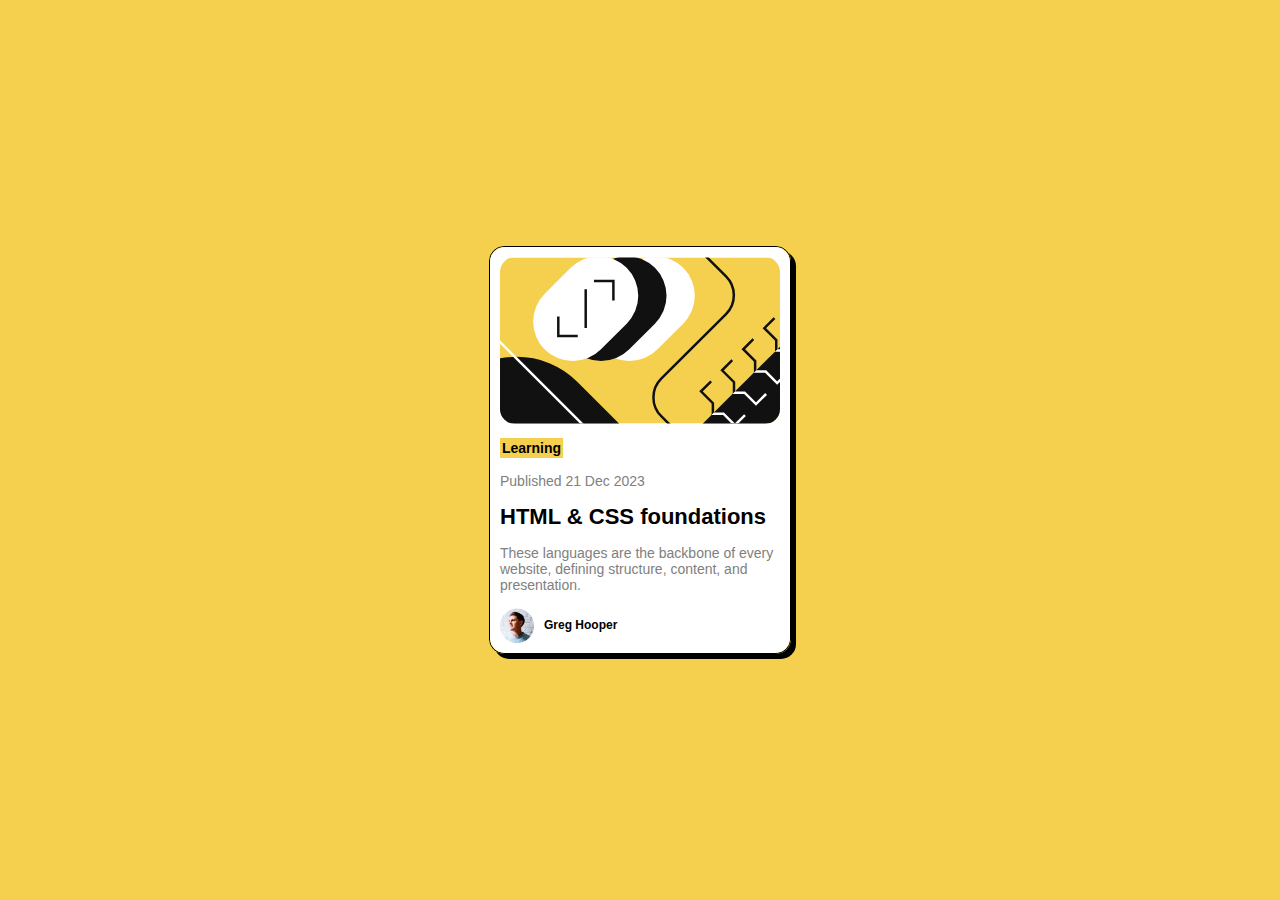
<file: blog-preview-card-main/index.html>
<!DOCTYPE html>
<html lang="pt-br">
<head>
  <meta charset="UTF-8">
  <meta name="viewport" content="width=device-width, initial-scale=1.0"> 
  <link rel="icon" type="image/png" sizes="32x32" href="./assets/images/favicon-32x32.png">
  <link rel="stylesheet" href="style.css">
  <title>Frontend Mentor | Blog preview card</title>
</head>
<body>
  <div class="container">
    <div class="card">
      <img src="assets/images/illustration-article.svg" alt="Logo da Capa" class="logo">
      <div class="text">
        <p class="subtitle">Learning</p>
        <p class="date">Published 21 Dec 2023</p>
        <h1 class="title">HTML & CSS foundations</h1>
        <p class="textInt">These languages are the backbone of every website, defining structure, content, and presentation.</p>
        <div class="avatar">
          <img src="assets/images/image-avatar.webp" alt="Greg Hooper" class="ico">
          <p class="user">Greg Hooper</p>
        </div>
      </div>
    </div>
  </div>
</body>
</html>
</file>
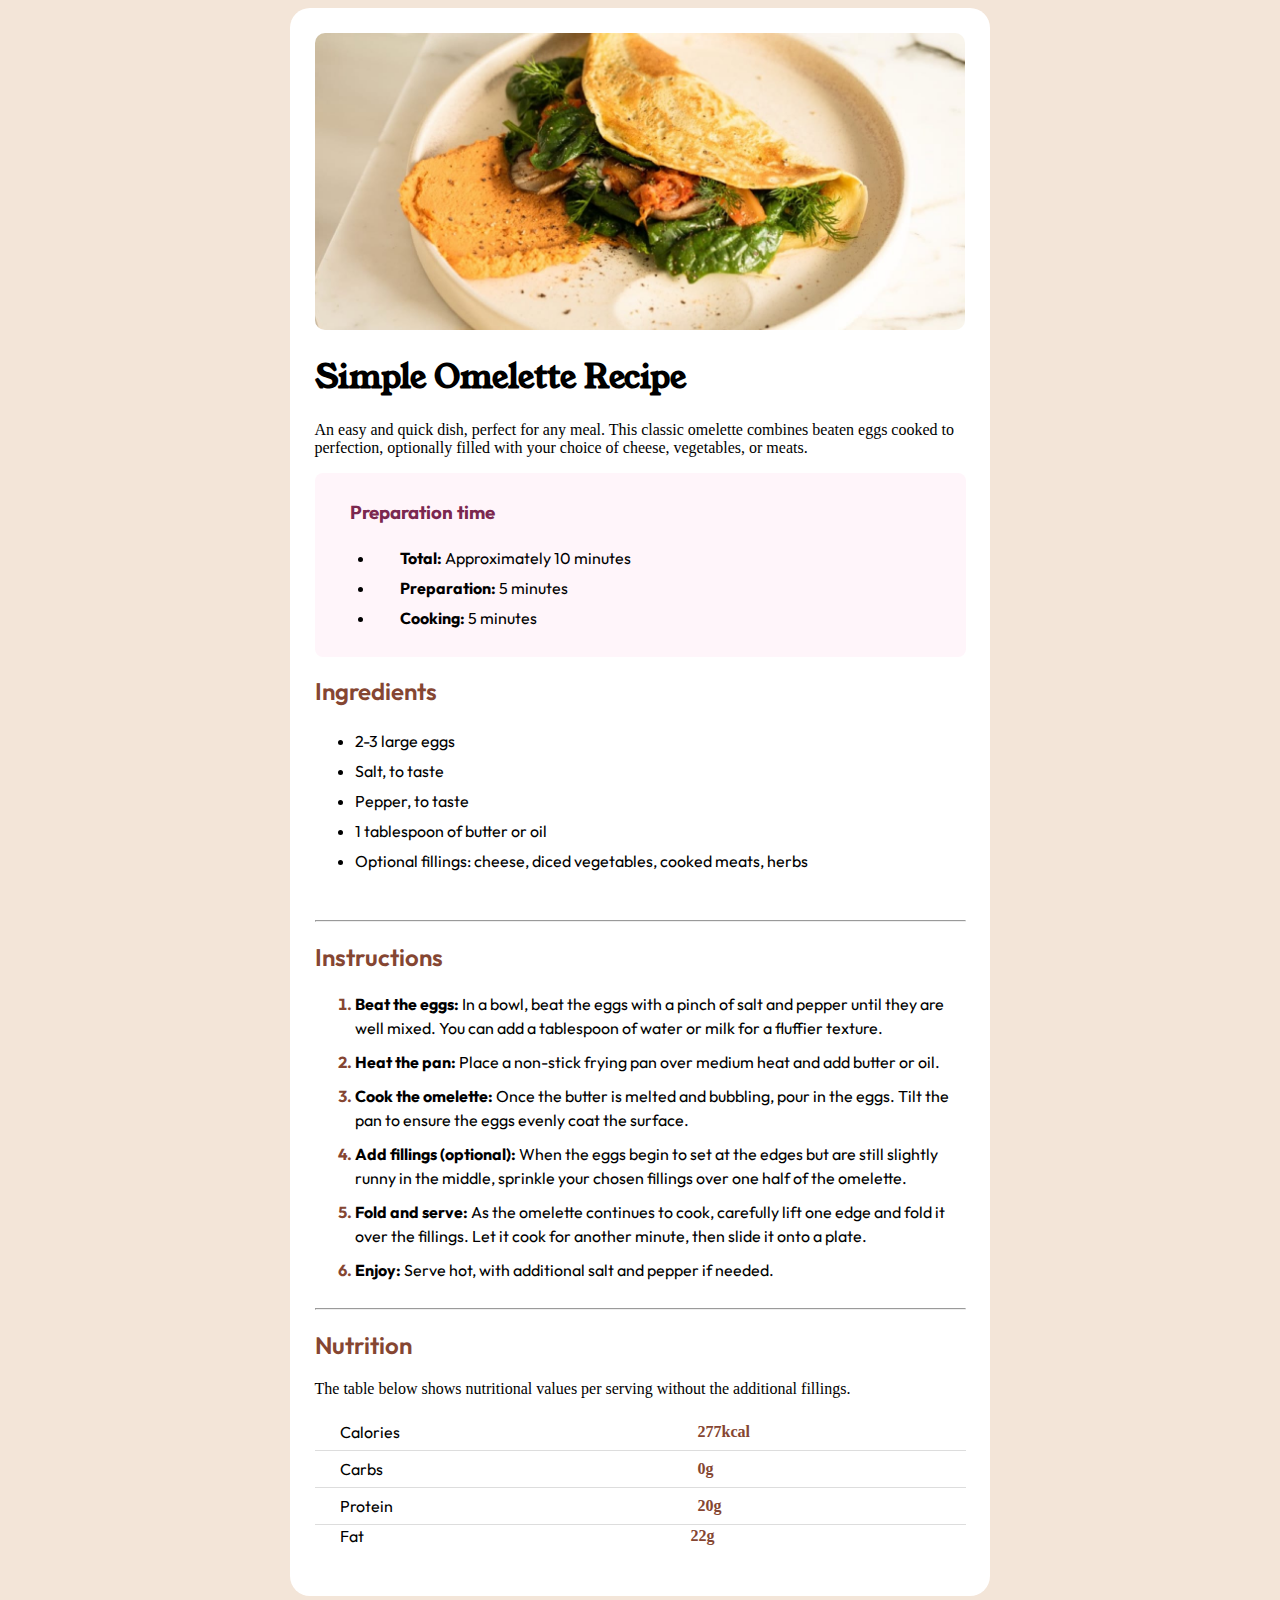
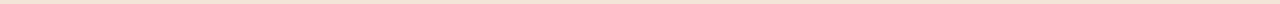
<file: recipe-page-main/index.html>
<!DOCTYPE html>
<html lang="pt-br">
<head>
  <meta charset="UTF-8">
  <meta name="viewport" content="width=device-width, initial-scale=1.0"> <!-- displays site properly based on user's device -->
  <link rel="stylesheet" href="style.css">
  <link rel="icon" type="image/png" sizes="32x32" href="./assets/images/favicon-32x32.png">
  <link rel="preconnect" href="https://fonts.googleapis.com">
  <link rel="preconnect" href="https://fonts.gstatic.com" crossorigin>
  <link href="https://fonts.googleapis.com/css2?family=Outfit:wght@100..900&family=Young+Serif&display=swap" rel="stylesheet">
  <title>Frontend Mentor | Recipe page</title>
</head>
<body>

<main>
  <div class="container">
    <div class="img"><img src="assets/images/image-omelette.jpeg" alt="Omelete"></div>
    <div class="content">
        
        <h1>Simple Omelette Recipe</h1>
      
        <p>
          An easy and quick dish, perfect for any meal. This classic omelette combines beaten eggs cooked
          to perfection, optionally filled with your choice of cheese, vegetables, or meats.
        </p>
      <section class="sec1">
          <h3 class="preparation">Preparation time</h3>
        <ul>
            <li class="lineSpace"><strong>Total:</strong> Approximately 10 minutes</li>
            <li class="lineSpace"><strong>Preparation:</strong> 5 minutes</li>
            <li class="lineSpace"><strong>Cooking:</strong> 5 minutes</li>
        </ul>
      </section>
      <section class="sec2">
          <h2>Ingredients</h2>
        <ul>
            <li class="lineSpace">2-3 large eggs</li>
            <li class="lineSpace">Salt, to taste</li>
            <li class="lineSpace">Pepper, to taste</li>
            <li class="lineSpace">1 tablespoon of butter or oil</li>
            <li class="lineSpace">Optional fillings: cheese, diced vegetables, cooked meats, herbs</li>
        </ul>
      </section>
      <hr>
      <section class="sec3">
        <h2>Instructions</h2>
        <ol>
            <li class="liColor">
              <span>Beat the eggs:</span> In a bowl, beat the eggs with a pinch of salt and pepper until they are well mixed.
              You can add a tablespoon of water or milk for a fluffier texture.
            </li>
      
            <li class="liColor">
              <span>Heat the pan:</span> Place a non-stick frying pan over medium heat and add butter or oil.
            </li>
      
            <li class="liColor">
              <span>Cook the omelette:</span> Once the butter is melted and bubbling, pour in the eggs. Tilt the pan to ensure
              the eggs evenly coat the surface.
            </li>
      
            <li class="liColor">
              <span>Add fillings (optional):</span> When the eggs begin to set at the edges but are still slightly runny in the
              middle, sprinkle your chosen fillings over one half of the omelette.
            </li>
      
            <li class="liColor">
              <span>Fold and serve:</span> As the omelette continues to cook, carefully lift one edge and fold it over the
              fillings. Let it cook for another minute, then slide it onto a plate.
            </li>
      
            <li class="liColor">
              <span>Enjoy:</span> Serve hot, with additional salt and pepper if needed.
            </li>
        </ol>
      </section>
      <hr>
      <section class="sec4">
      
          <h2>Nutrition</h2>
          <p>The table below shows nutritional values per serving without the additional fillings.</p>
        <table>
          <tr>
              <td class="underLine mLeft">Calories</td>
              <td class="underLine tdColor">277kcal</td>
          </tr>
          <tr>
              <td class="underLine mLeft">Carbs</td>
              <td class="underLine tdColor">0g</td>
          </tr>
          <tr>
              <td class="underLine mLeft">Protein</td>
              <td class="underLine tdColor">20g</td>
          </tr>
          <tr>
              <td class="mLeft">Fat</td>
              <td class="tdColor">22g</td>
          </tr>
        </table>
      </section>
    </div>
  </div>
</main>
</body>
</html>
</file>
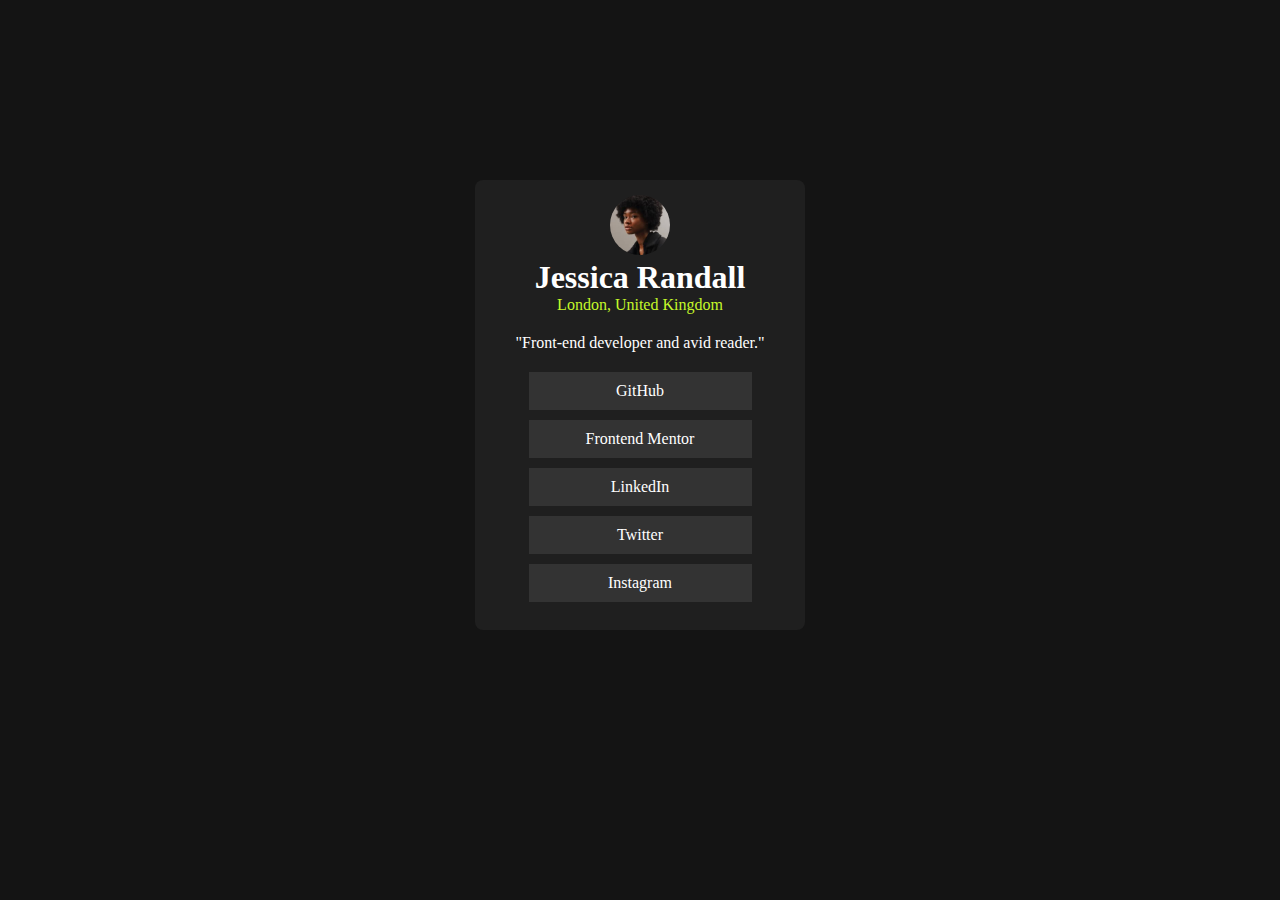
<file: social-links-profile-main/index.html>
<!DOCTYPE html>
<html lang="pt-br">
<head>
  <meta charset="UTF-8">
  <meta name="viewport" content="width=device-width, initial-scale=1.0">
  <link rel="icon" type="image/png" sizes="32x32" href="./assets/images/favicon-32x32.png">
  <title>Frontend Mentor | Social links profile</title>
  <link rel="stylesheet" href="style.css">
</head>
<body>
  <div class="container">
    <div class="content">
      <img src="assets/images/avatar-jessica.jpeg" alt="Jéssica">
      <h1>Jessica Randall</h1>
      <p class="destaque">London, United Kingdom</p>
      <p class="description">"Front-end developer and avid reader."</p>
      <div class="link">GitHub</div>
      <div class="link">Frontend Mentor</div>
      <div class="link">LinkedIn</div>
      <div class="link">Twitter</div>
      <div class="link">Instagram</div>
    </div>
  </div>
</body>
</html>
</file>
<file: blog-preview-card-main/style.css>
.attribution { font-size: 11px; text-align: center; }
.attribution a { color: hsl(228, 45%, 44%); }

@import url('https://fonts.googleapis.com/css2?family=Figtree:ital,wght@0,300..900;1,300..900&display=swap');

*{
    margin: 0;
    padding: 0;
}

body{
    font-family: 'Figtree', sans-serif;
    background-color: #F4D04E;
    min-height: 100vh;
    display: flex;
    align-items: center;
}

.container{
    max-width: 300px;
    margin: 0 auto;
    border: 1px solid black;
    box-shadow: 5px 5px;
    border-radius: 15px;
}

.card{
    background-color: white;
    padding: 10px;
    border-radius: 15px;
}

.card .logo{
    width: 100%;
    border-radius: 15px;
}

.text{
    margin-top: 10px;
}

.subtitle{
    background-color: #F4D04E;
    max-width: max-content;
    padding: 2px;
    font-weight: bold;
    font-size: 14px;
}

.date{
    color: gray;
    margin-top: 15px;
    font-size: 14px;
}

.title{
    font-size: 22px;
    margin-top: 15px;
}

.textInt{
    margin-top: 15px;
    color: gray;
    font-size: 14px;
}

.avatar{
    display: flex;
    margin-top: 15px;
}

.ico{
    width: 34px;
}

.user{
    font-size: 12px;
    font-weight: bold;
    margin-top: 10px;
    margin-left: 10px;
}
</file>
<file: recipe-page-main/style.css>
.attribution { font-size: 11px; text-align: center; }
.attribution a { color: hsl(228, 45%, 44%); }

body{
    background-color: #F3E5D8;
}

.container{
    width: 700px;
    background-color: white;
    margin: auto;
    border-radius: 20px;
    padding-top: 24.5px;
    padding-bottom: 24.5px;
}

.content{
    margin: 24.5px;
}

img{
    display: block;
    margin: auto;
    max-width: 93%;
    border-radius: 10px;
}

h1{
    font-family: "Young Serif", serif;
}

h2{
    font-family: "Outfit", sans-serif;
    font-weight: 600;
    color: hsl(14, 45%, 36%);
}

.sec1{
    background-color: hsl(330, 100%, 98%);
    padding: 8px 20px 8px 20px;
    border-radius: 8px;
}

.preparation{
    margin-left: 15px;
}

.lineSpace{
    line-height: 30px;
    font-family: "Outfit", sans-serif;
}

strong{
    margin-left: 25px;
}

h3{
    font-family: "Outfit", sans-serif;
    font-weight: 700;
    color: hsl(332, 51%, 32%);
}

.sec2{
    padding-bottom: 20px;
}

.liColor{
    line-height: 1.5;
    padding-bottom: 10px;
    font-family: "Outfit", sans-serif;
}

.liColor::marker{
    color: hsl(14, 45%, 36%);
    font-weight: bold;
}

span{
    font-weight: bold;
}

table{
    width: 100%;
    border-collapse: collapse;
}

.underLine{
    border-bottom: 1px solid #dddddd;
    text-align: left;
    padding: 8px;
}

.mLeft{
    padding-left: 25px;
    font-family: "Outfit", sans-serif;
}

.tdColor{
    color: hsl(14, 45%, 36%);
    font-weight: bold;
}
</file>
<file: social-links-profile-main/style.css>
.attribution { font-size: 11px; text-align: center; }
.attribution a { color: hsl(228, 45%, 44%); }

*{
    margin: 0;
    padding: 0;
}

body{
    background-color: #141414;
    color: white;
}

.container{
    background-color: #1F1F1F;
    text-align: center;
    width: 330px;
    height: 450px;
    margin: 20vh auto;
    border-radius: 8px;
}

.content{
    margin: 20px;
    padding-top: 15px;
}

img{
    border-radius: 50%;
    width: 60px;
}

.destaque{
    color: hsl(75, 94%, 57%);
}

.description{
    margin: 20px;
}

.link{
    background-color: #333333;
    width: 70%;
    margin: 10px auto;
    padding: 10px;
}
</file>
